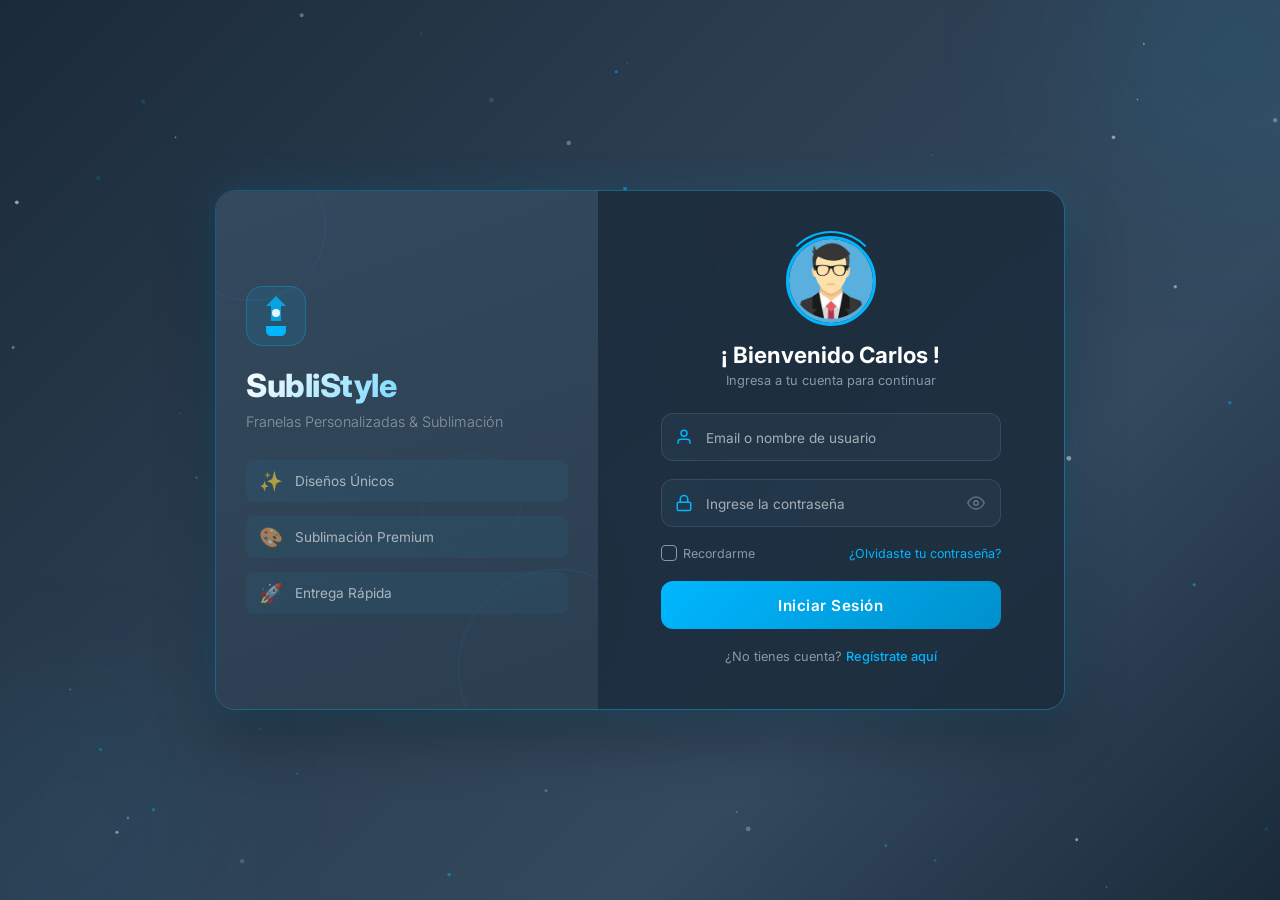
<file: index.html>
<!DOCTYPE html>
<html lang="es">

<head>
    <meta charset="UTF-8">
    <meta http-equiv="X-UA-Compatible" content="IE=edge">
    <meta name="viewport" content="width=device-width, initial-scale=1.0">
    <meta name="description"
        content="SubliStyle - Inicio de sesión para la tienda de franelas personalizadas y sublimación">
    <link rel="stylesheet" href="style.css">
    <link href="https://fonts.googleapis.com/css2?family=Inter:wght@300;400;500;600;700;800&display=swap"
        rel="stylesheet">
    <title>SubliStyle | Iniciar Sesión</title>
</head>

<body class="login-page">
    <!-- Animated background particles -->
    <canvas id="particles-canvas"></canvas>

    <!-- Floating glow orbs -->
    <div class="glow-orb glow-orb-1"></div>
    <div class="glow-orb glow-orb-2"></div>
    <div class="glow-orb glow-orb-3"></div>

    <div class="login-container">
        <!-- Left branding panel -->
        <div class="login-branding">
            <div class="brand-content">
                <div class="brand-logo">
                    <svg width="50" height="50" viewBox="0 0 50 50" fill="none">
                        <path d="M25 5L35 15H30V30H20V15H15L25 5Z" fill="#00b7ff" opacity="0.8" />
                        <path d="M15 35H35V40C35 42.76 32.76 45 30 45H20C17.24 45 15 42.76 15 40V35Z" fill="#00b7ff" />
                        <circle cx="25" cy="22" r="4" fill="#ffffff" opacity="0.9" />
                    </svg>
                </div>
                <h1 class="brand-name">SubliStyle</h1>
                <p class="brand-tagline">Franelas Personalizadas & Sublimación</p>
                <div class="brand-features">
                    <div class="feature-item">
                        <span class="feature-icon">✨</span>
                        <span>Diseños Únicos</span>
                    </div>
                    <div class="feature-item">
                        <span class="feature-icon">🎨</span>
                        <span>Sublimación Premium</span>
                    </div>
                    <div class="feature-item">
                        <span class="feature-icon">🚀</span>
                        <span>Entrega Rápida</span>
                    </div>
                </div>
            </div>
            <div class="brand-decoration">
                <div class="deco-circle deco-circle-1"></div>
                <div class="deco-circle deco-circle-2"></div>
                <div class="deco-circle deco-circle-3"></div>
            </div>
        </div>

        <!-- Right login form -->
        <div class="login-form-wrapper">
            <div class="form-body">
                <div class="avatar-container">
                    <img src="img/images.jfif" alt="User login" id="login-avatar">
                    <div class="avatar-ring"></div>
                </div>
                <p class="text">¡ Bienvenido Carlos !</p>
                <p class="text-sub">Ingresa a tu cuenta para continuar</p>
                <form class="login-form" id="loginForm">
                    <div class="input-group">
                        <div class="input-icon">
                            <svg width="18" height="18" viewBox="0 0 24 24" fill="none" stroke="#00b7ff"
                                stroke-width="2">
                                <path d="M20 21v-2a4 4 0 0 0-4-4H8a4 4 0 0 0-4 4v2" />
                                <circle cx="12" cy="7" r="4" />
                            </svg>
                        </div>
                        <input type="text" placeholder="Email o nombre de usuario" id="login-username" required>
                        <div class="input-line"></div>
                    </div>
                    <div class="input-group">
                        <div class="input-icon">
                            <svg width="18" height="18" viewBox="0 0 24 24" fill="none" stroke="#00b7ff"
                                stroke-width="2">
                                <rect x="3" y="11" width="18" height="11" rx="2" ry="2" />
                                <path d="M7 11V7a5 5 0 0 1 10 0v4" />
                            </svg>
                        </div>
                        <input type="password" placeholder="Ingrese la contraseña" id="login-password" required>
                        <div class="input-line"></div>
                        <button type="button" class="toggle-password" id="togglePassword"
                            aria-label="Mostrar contraseña">
                            <svg width="18" height="18" viewBox="0 0 24 24" fill="none" stroke="#8899a6"
                                stroke-width="2">
                                <path d="M1 12s4-8 11-8 11 8 11 8-4 8-11 8-11-8-11-8z" />
                                <circle cx="12" cy="12" r="3" />
                            </svg>
                        </button>
                    </div>
                    <div class="form-options">
                        <label class="remember-me">
                            <input type="checkbox" id="rememberMe">
                            <span class="checkmark"></span>
                            Recordarme
                        </label>
                        <a href="#" class="forgot-link">¿Olvidaste tu contraseña?</a>
                    </div>
                    <button type="submit" id="loginBtn">
                        <span class="btn-text">Iniciar Sesión</span>
                        <span class="btn-loader" style="display:none;">
                            <svg width="20" height="20" viewBox="0 0 24 24" class="spinner">
                                <circle cx="12" cy="12" r="10" fill="none" stroke="#fff" stroke-width="3"
                                    stroke-dasharray="31.4" stroke-linecap="round" />
                            </svg>
                        </span>
                    </button>
                </form>
                <div class="form-footer">
                    <p>¿No tienes cuenta? <a href="#" class="signup-link">Regístrate aquí</a></p>
                </div>
            </div>
        </div>
    </div>

    <script>
        // ===== Particle Background =====
        const canvas = document.getElementById('particles-canvas');
        const ctx = canvas.getContext('2d');
        let particles = [];

        function resizeCanvas() {
            canvas.width = window.innerWidth;
            canvas.height = window.innerHeight;
        }
        resizeCanvas();
        window.addEventListener('resize', resizeCanvas);

        class Particle {
            constructor() {
                this.reset();
            }
            reset() {
                this.x = Math.random() * canvas.width;
                this.y = Math.random() * canvas.height;
                this.size = Math.random() * 2 + 0.5;
                this.speedX = (Math.random() - 0.5) * 0.5;
                this.speedY = (Math.random() - 0.5) * 0.5;
                this.opacity = Math.random() * 0.5 + 0.1;
                this.color = Math.random() > 0.5 ? '#00b7ff' : '#ffffff';
            }
            update() {
                this.x += this.speedX;
                this.y += this.speedY;
                if (this.x < 0 || this.x > canvas.width || this.y < 0 || this.y > canvas.height) {
                    this.reset();
                }
            }
            draw() {
                ctx.beginPath();
                ctx.arc(this.x, this.y, this.size, 0, Math.PI * 2);
                ctx.fillStyle = this.color;
                ctx.globalAlpha = this.opacity;
                ctx.fill();
                ctx.globalAlpha = 1;
            }
        }

        for (let i = 0; i < 80; i++) {
            particles.push(new Particle());
        }

        function animateParticles() {
            ctx.clearRect(0, 0, canvas.width, canvas.height);
            particles.forEach(p => { p.update(); p.draw(); });

            // Draw connections
            for (let i = 0; i < particles.length; i++) {
                for (let j = i + 1; j < particles.length; j++) {
                    const dx = particles[i].x - particles[j].x;
                    const dy = particles[i].y - particles[j].y;
                    const dist = Math.sqrt(dx * dx + dy * dy);
                    if (dist < 120) {
                        ctx.beginPath();
                        ctx.moveTo(particles[i].x, particles[i].y);
                        ctx.lineTo(particles[j].x, particles[j].y);
                        ctx.strokeStyle = '#00b7ff';
                        ctx.globalAlpha = 0.05 * (1 - dist / 120);
                        ctx.stroke();
                        ctx.globalAlpha = 1;
                    }
                }
            }
            requestAnimationFrame(animateParticles);
        }
        animateParticles();

        // ===== Toggle Password =====
        document.getElementById('togglePassword').addEventListener('click', function () {
            const pw = document.getElementById('login-password');
            pw.type = pw.type === 'password' ? 'text' : 'password';
        });

        // ===== Login Handler =====
        document.getElementById('loginForm').addEventListener('submit', function (e) {
            e.preventDefault();
            const btn = document.getElementById('loginBtn');
            const btnText = btn.querySelector('.btn-text');
            const btnLoader = btn.querySelector('.btn-loader');

            btn.disabled = true;
            btnText.style.display = 'none';
            btnLoader.style.display = 'inline-flex';
            btn.classList.add('loading');

            setTimeout(() => {
                window.location.href = 'tienda.html';
            }, 1500);
        });

        // ===== Input focus animations =====
        document.querySelectorAll('.input-group input').forEach(input => {
            input.addEventListener('focus', function () {
                this.parentElement.classList.add('focused');
            });
            input.addEventListener('blur', function () {
                if (!this.value) this.parentElement.classList.remove('focused');
            });
        });
    </script>
</body>

</html>
</file>
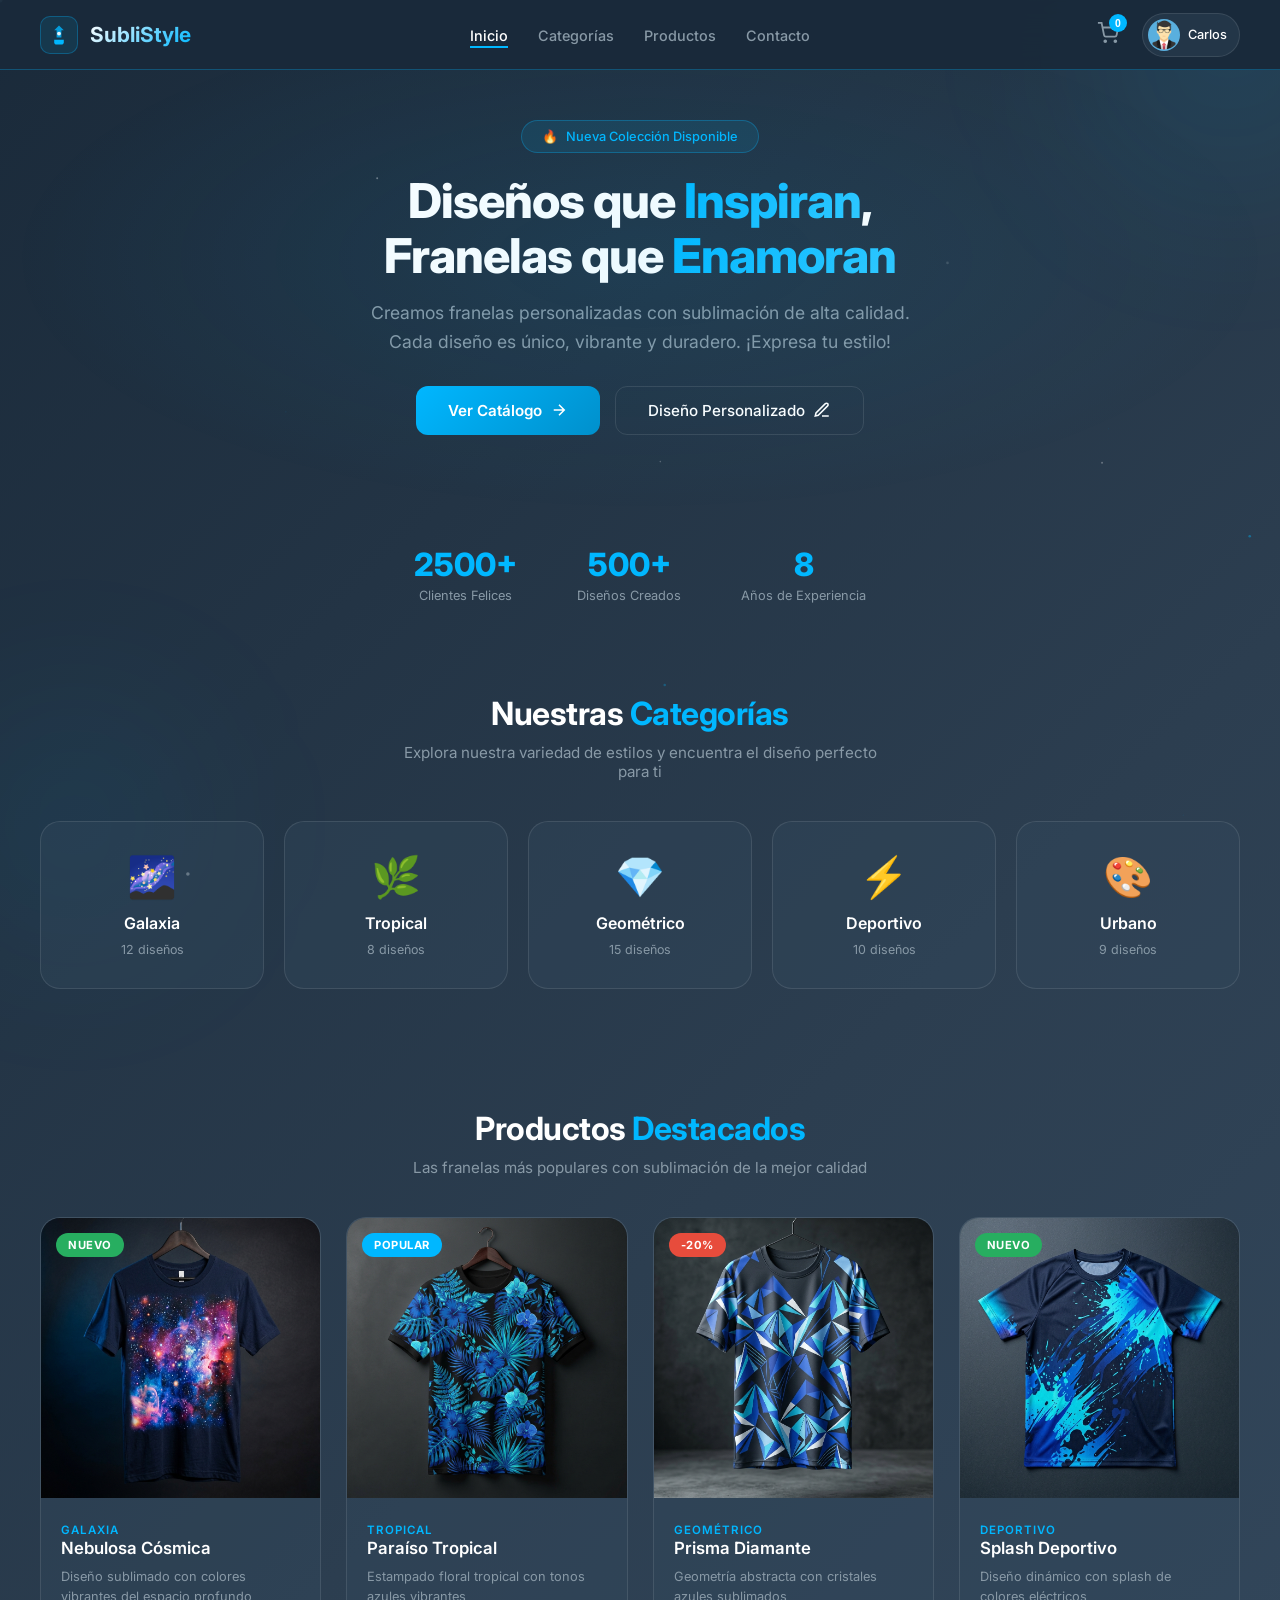
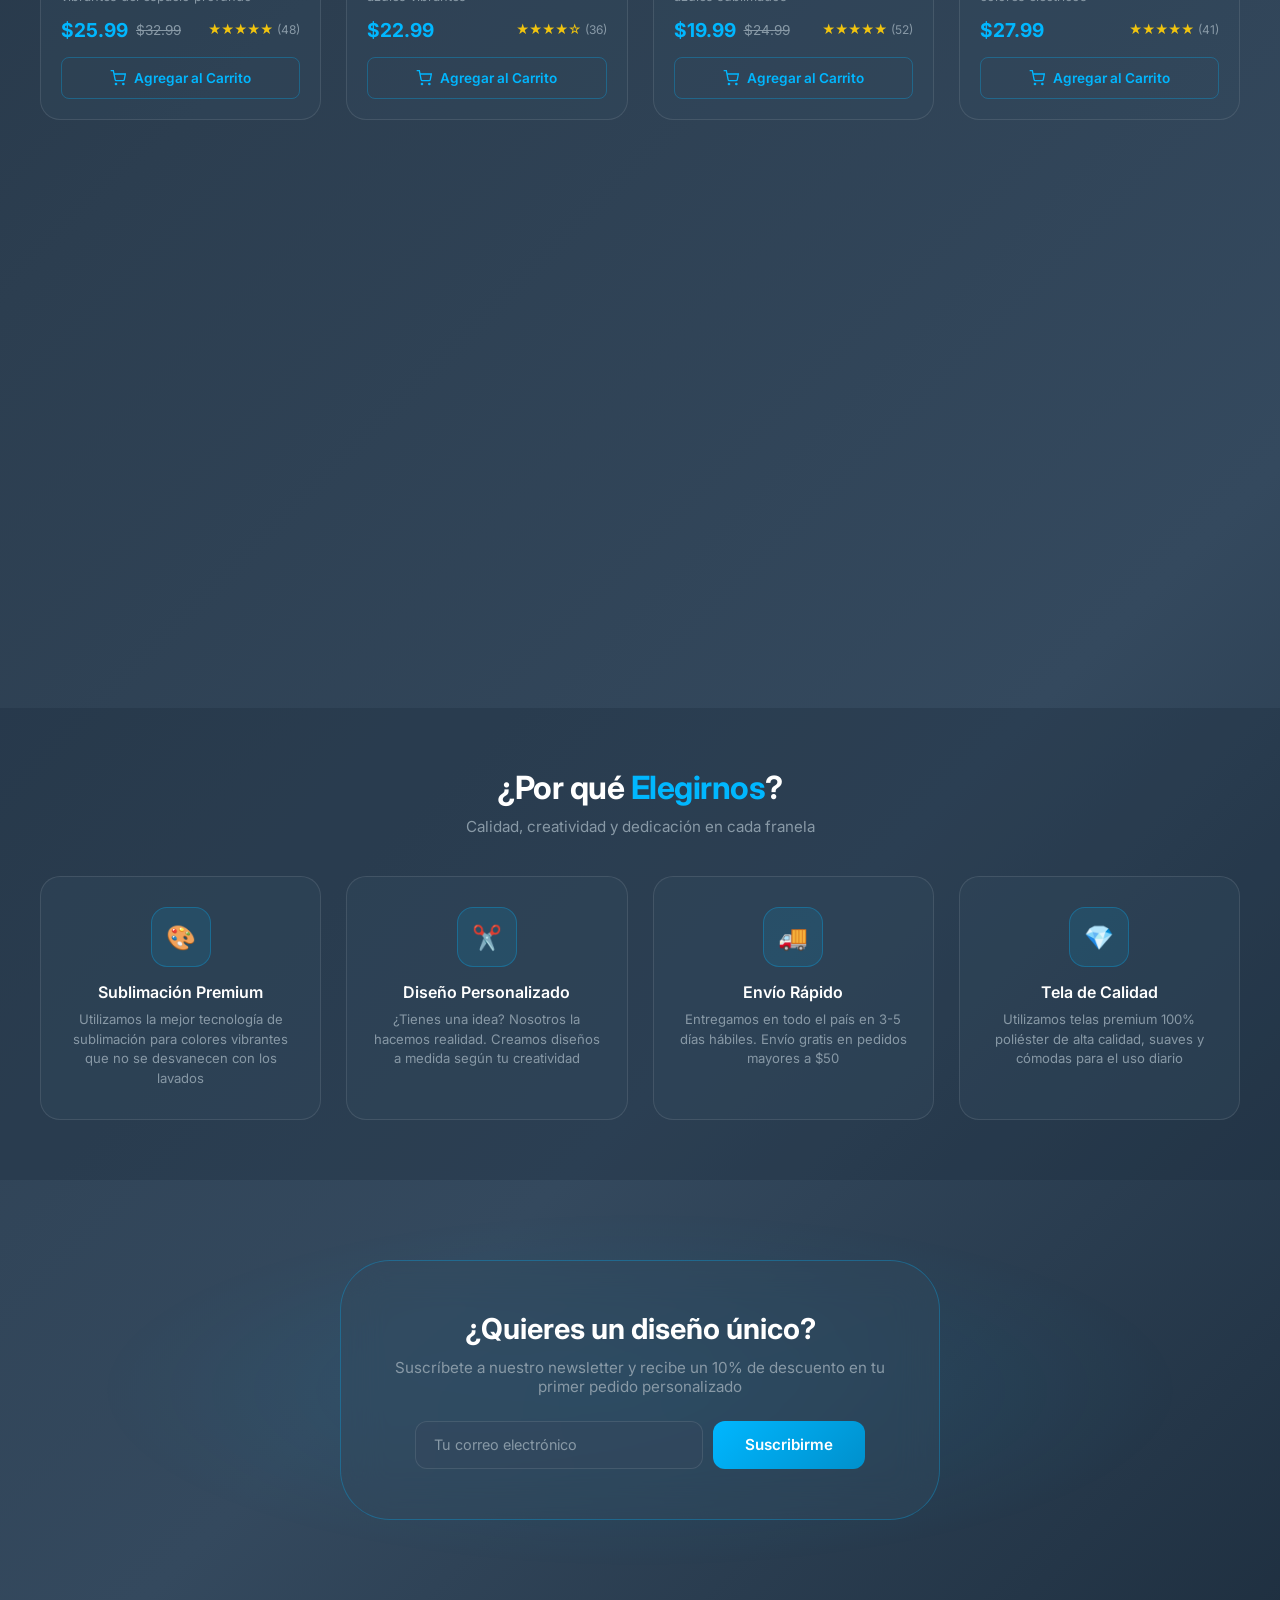
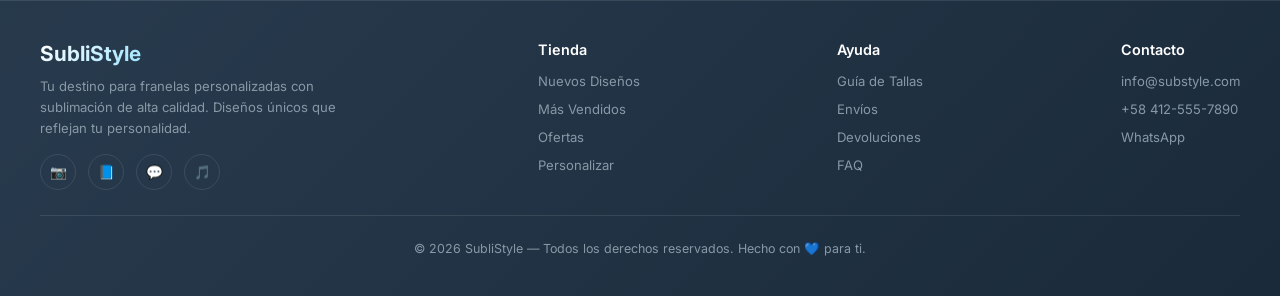
<file: tienda.html>
<!DOCTYPE html>
<html lang="es">

<head>
    <meta charset="UTF-8">
    <meta http-equiv="X-UA-Compatible" content="IE=edge">
    <meta name="viewport" content="width=device-width, initial-scale=1.0">
    <meta name="description"
        content="SubliStyle - Tienda de franelas personalizadas con sublimación. Diseños únicos, calidad premium.">
    <link rel="stylesheet" href="style.css">
    <link href="https://fonts.googleapis.com/css2?family=Inter:wght@300;400;500;600;700;800&display=swap"
        rel="stylesheet">
    <title>SubliStyle | Tienda de Franelas Personalizadas</title>
</head>

<body class="store-page">
    <!-- Animated background particles -->
    <canvas id="particles-canvas"></canvas>

    <!-- Floating glow orbs -->
    <div class="glow-orb glow-orb-1"></div>
    <div class="glow-orb glow-orb-2"></div>

    <!-- ===== NAVBAR ===== -->
    <nav class="navbar" id="navbar">
        <a href="#" class="nav-brand">
            <div class="nav-logo">
                <svg width="24" height="24" viewBox="0 0 50 50" fill="none">
                    <path d="M25 5L35 15H30V30H20V15H15L25 5Z" fill="#00b7ff" opacity="0.8" />
                    <path d="M15 35H35V40C35 42.76 32.76 45 30 45H20C17.24 45 15 42.76 15 40V35Z" fill="#00b7ff" />
                    <circle cx="25" cy="22" r="4" fill="#ffffff" opacity="0.9" />
                </svg>
            </div>
            <span class="nav-title">SubliStyle</span>
        </a>

        <ul class="nav-links" id="navLinks">
            <li><a href="#inicio" class="active">Inicio</a></li>
            <li><a href="#categorias">Categorías</a></li>
            <li><a href="#productos">Productos</a></li>
            <li><a href="#contacto">Contacto</a></li>
        </ul>

        <div class="nav-actions">
            <button class="nav-cart" id="cartBtn" aria-label="Carrito de compras">
                <svg width="22" height="22" viewBox="0 0 24 24" fill="none" stroke="currentColor" stroke-width="2">
                    <circle cx="9" cy="21" r="1" />
                    <circle cx="20" cy="21" r="1" />
                    <path d="M1 1h4l2.68 13.39a2 2 0 0 0 2 1.61h9.72a2 2 0 0 0 2-1.61L23 6H6" />
                </svg>
                <span class="cart-count" id="cartCount">0</span>
            </button>
            <div class="nav-user">
                <img src="img/images.jfif" alt="Carlos">
                <span class="nav-user-name">Carlos</span>
            </div>
            <button class="mobile-menu-btn" id="mobileMenuBtn" aria-label="Menu">
                <svg width="24" height="24" viewBox="0 0 24 24" fill="none" stroke="currentColor" stroke-width="2">
                    <line x1="3" y1="12" x2="21" y2="12" />
                    <line x1="3" y1="6" x2="21" y2="6" />
                    <line x1="3" y1="18" x2="21" y2="18" />
                </svg>
            </button>
        </div>
    </nav>

    <!-- ===== HERO ===== -->
    <section class="hero" id="inicio">
        <div class="hero-badge">
            <span>🔥</span> Nueva Colección Disponible
        </div>
        <h1>Diseños que <span class="accent">Inspiran</span>,<br>Franelas que <span class="accent">Enamoran</span></h1>
        <p>Creamos franelas personalizadas con sublimación de alta calidad. Cada diseño es único, vibrante y duradero.
            ¡Expresa tu estilo!</p>
        <div class="hero-buttons">
            <a href="#productos" class="btn-primary">
                Ver Catálogo
                <svg width="18" height="18" viewBox="0 0 24 24" fill="none" stroke="currentColor" stroke-width="2">
                    <path d="M5 12h14M12 5l7 7-7 7" />
                </svg>
            </a>
            <a href="#contacto" class="btn-secondary">
                Diseño Personalizado
                <svg width="18" height="18" viewBox="0 0 24 24" fill="none" stroke="currentColor" stroke-width="2">
                    <path d="M12 20h9M16.5 3.5a2.121 2.121 0 0 1 3 3L7 19l-4 1 1-4L16.5 3.5z" />
                </svg>
            </a>
        </div>
    </section>

    <!-- ===== STATS ===== -->
    <div class="stats-bar">
        <div class="stat-item">
            <span class="stat-number" id="stat1">0</span>
            <span class="stat-label">Clientes Felices</span>
        </div>
        <div class="stat-item">
            <span class="stat-number" id="stat2">0</span>
            <span class="stat-label">Diseños Creados</span>
        </div>
        <div class="stat-item">
            <span class="stat-number" id="stat3">0</span>
            <span class="stat-label">Años de Experiencia</span>
        </div>
    </div>

    <!-- ===== CATEGORIES ===== -->
    <section class="categories-section" id="categorias">
        <div class="section-header">
            <h2>Nuestras <span class="accent">Categorías</span></h2>
            <p>Explora nuestra variedad de estilos y encuentra el diseño perfecto para ti</p>
        </div>
        <div class="categories-grid">
            <div class="category-card" data-category="galaxia">
                <span class="category-icon">🌌</span>
                <h3 class="category-name">Galaxia</h3>
                <span class="category-count">12 diseños</span>
            </div>
            <div class="category-card" data-category="tropical">
                <span class="category-icon">🌿</span>
                <h3 class="category-name">Tropical</h3>
                <span class="category-count">8 diseños</span>
            </div>
            <div class="category-card" data-category="geometrico">
                <span class="category-icon">💎</span>
                <h3 class="category-name">Geométrico</h3>
                <span class="category-count">15 diseños</span>
            </div>
            <div class="category-card" data-category="deportivo">
                <span class="category-icon">⚡</span>
                <h3 class="category-name">Deportivo</h3>
                <span class="category-count">10 diseños</span>
            </div>
            <div class="category-card" data-category="urbano">
                <span class="category-icon">🎨</span>
                <h3 class="category-name">Urbano</h3>
                <span class="category-count">9 diseños</span>
            </div>
        </div>
    </section>

    <!-- ===== PRODUCTS ===== -->
    <section class="products-section" id="productos">
        <div class="section-header">
            <h2>Productos <span class="accent">Destacados</span></h2>
            <p>Las franelas más populares con sublimación de la mejor calidad</p>
        </div>
        <div class="products-grid" id="productsGrid">
            <!-- Product 1 -->
            <article class="product-card" data-product-id="1">
                <span class="product-badge new">Nuevo</span>
                <div class="product-image">
                    <img src="img/tshirt_galaxy.jpg" alt="Franela Galaxia Nebulosa" loading="lazy">
                    <div class="product-overlay">
                        <button class="overlay-btn" aria-label="Vista rápida" title="Vista rápida">
                            <svg width="18" height="18" viewBox="0 0 24 24" fill="none" stroke="currentColor"
                                stroke-width="2">
                                <path d="M1 12s4-8 11-8 11 8 11 8-4 8-11 8-11-8-11-8z" />
                                <circle cx="12" cy="12" r="3" />
                            </svg>
                        </button>
                        <button class="overlay-btn" aria-label="Favorito" title="Agregar a favoritos">
                            <svg width="18" height="18" viewBox="0 0 24 24" fill="none" stroke="currentColor"
                                stroke-width="2">
                                <path
                                    d="M20.84 4.61a5.5 5.5 0 0 0-7.78 0L12 5.67l-1.06-1.06a5.5 5.5 0 0 0-7.78 7.78l1.06 1.06L12 21.23l7.78-7.78 1.06-1.06a5.5 5.5 0 0 0 0-7.78z" />
                            </svg>
                        </button>
                    </div>
                </div>
                <div class="product-info">
                    <span class="product-category">Galaxia</span>
                    <h3 class="product-name">Nebulosa Cósmica</h3>
                    <p class="product-desc">Diseño sublimado con colores vibrantes del espacio profundo</p>
                    <div class="product-footer">
                        <div class="product-price">
                            <span class="price-current">$25.99</span>
                            <span class="price-old">$32.99</span>
                        </div>
                        <div class="product-rating">
                            ★★★★★ <span class="rating-count">(48)</span>
                        </div>
                    </div>
                    <button class="add-to-cart-btn"
                        onclick="addToCart(1, 'Nebulosa Cósmica', 25.99, 'img/tshirt_galaxy.jpg')">
                        <svg width="16" height="16" viewBox="0 0 24 24" fill="none" stroke="currentColor"
                            stroke-width="2">
                            <circle cx="9" cy="21" r="1" />
                            <circle cx="20" cy="21" r="1" />
                            <path d="M1 1h4l2.68 13.39a2 2 0 0 0 2 1.61h9.72a2 2 0 0 0 2-1.61L23 6H6" />
                        </svg>
                        Agregar al Carrito
                    </button>
                </div>
            </article>

            <!-- Product 2 -->
            <article class="product-card" data-product-id="2">
                <span class="product-badge">Popular</span>
                <div class="product-image">
                    <img src="img/tshirt_floral.jpg" alt="Franela Tropical Azul" loading="lazy">
                    <div class="product-overlay">
                        <button class="overlay-btn" aria-label="Vista rápida" title="Vista rápida">
                            <svg width="18" height="18" viewBox="0 0 24 24" fill="none" stroke="currentColor"
                                stroke-width="2">
                                <path d="M1 12s4-8 11-8 11 8 11 8-4 8-11 8-11-8-11-8z" />
                                <circle cx="12" cy="12" r="3" />
                            </svg>
                        </button>
                        <button class="overlay-btn" aria-label="Favorito" title="Agregar a favoritos">
                            <svg width="18" height="18" viewBox="0 0 24 24" fill="none" stroke="currentColor"
                                stroke-width="2">
                                <path
                                    d="M20.84 4.61a5.5 5.5 0 0 0-7.78 0L12 5.67l-1.06-1.06a5.5 5.5 0 0 0-7.78 7.78l1.06 1.06L12 21.23l7.78-7.78 1.06-1.06a5.5 5.5 0 0 0 0-7.78z" />
                            </svg>
                        </button>
                    </div>
                </div>
                <div class="product-info">
                    <span class="product-category">Tropical</span>
                    <h3 class="product-name">Paraíso Tropical</h3>
                    <p class="product-desc">Estampado floral tropical con tonos azules vibrantes</p>
                    <div class="product-footer">
                        <div class="product-price">
                            <span class="price-current">$22.99</span>
                        </div>
                        <div class="product-rating">
                            ★★★★☆ <span class="rating-count">(36)</span>
                        </div>
                    </div>
                    <button class="add-to-cart-btn"
                        onclick="addToCart(2, 'Paraíso Tropical', 22.99, 'img/tshirt_floral.jpg')">
                        <svg width="16" height="16" viewBox="0 0 24 24" fill="none" stroke="currentColor"
                            stroke-width="2">
                            <circle cx="9" cy="21" r="1" />
                            <circle cx="20" cy="21" r="1" />
                            <path d="M1 1h4l2.68 13.39a2 2 0 0 0 2 1.61h9.72a2 2 0 0 0 2-1.61L23 6H6" />
                        </svg>
                        Agregar al Carrito
                    </button>
                </div>
            </article>

            <!-- Product 3 -->
            <article class="product-card" data-product-id="3">
                <span class="product-badge sale">-20%</span>
                <div class="product-image">
                    <img src="img/tshirt_geometric.jpg" alt="Franela Geométrica" loading="lazy">
                    <div class="product-overlay">
                        <button class="overlay-btn" aria-label="Vista rápida" title="Vista rápida">
                            <svg width="18" height="18" viewBox="0 0 24 24" fill="none" stroke="currentColor"
                                stroke-width="2">
                                <path d="M1 12s4-8 11-8 11 8 11 8-4 8-11 8-11-8-11-8z" />
                                <circle cx="12" cy="12" r="3" />
                            </svg>
                        </button>
                        <button class="overlay-btn" aria-label="Favorito" title="Agregar a favoritos">
                            <svg width="18" height="18" viewBox="0 0 24 24" fill="none" stroke="currentColor"
                                stroke-width="2">
                                <path
                                    d="M20.84 4.61a5.5 5.5 0 0 0-7.78 0L12 5.67l-1.06-1.06a5.5 5.5 0 0 0-7.78 7.78l1.06 1.06L12 21.23l7.78-7.78 1.06-1.06a5.5 5.5 0 0 0 0-7.78z" />
                            </svg>
                        </button>
                    </div>
                </div>
                <div class="product-info">
                    <span class="product-category">Geométrico</span>
                    <h3 class="product-name">Prisma Diamante</h3>
                    <p class="product-desc">Geometría abstracta con cristales azules sublimados</p>
                    <div class="product-footer">
                        <div class="product-price">
                            <span class="price-current">$19.99</span>
                            <span class="price-old">$24.99</span>
                        </div>
                        <div class="product-rating">
                            ★★★★★ <span class="rating-count">(52)</span>
                        </div>
                    </div>
                    <button class="add-to-cart-btn"
                        onclick="addToCart(3, 'Prisma Diamante', 19.99, 'img/tshirt_geometric.jpg')">
                        <svg width="16" height="16" viewBox="0 0 24 24" fill="none" stroke="currentColor"
                            stroke-width="2">
                            <circle cx="9" cy="21" r="1" />
                            <circle cx="20" cy="21" r="1" />
                            <path d="M1 1h4l2.68 13.39a2 2 0 0 0 2 1.61h9.72a2 2 0 0 0 2-1.61L23 6H6" />
                        </svg>
                        Agregar al Carrito
                    </button>
                </div>
            </article>

            <!-- Product 4 -->
            <article class="product-card" data-product-id="4">
                <span class="product-badge new">Nuevo</span>
                <div class="product-image">
                    <img src="img/tshirt_sport.jpg" alt="Franela Deportiva" loading="lazy">
                    <div class="product-overlay">
                        <button class="overlay-btn" aria-label="Vista rápida" title="Vista rápida">
                            <svg width="18" height="18" viewBox="0 0 24 24" fill="none" stroke="currentColor"
                                stroke-width="2">
                                <path d="M1 12s4-8 11-8 11 8 11 8-4 8-11 8-11-8-11-8z" />
                                <circle cx="12" cy="12" r="3" />
                            </svg>
                        </button>
                        <button class="overlay-btn" aria-label="Favorito" title="Agregar a favoritos">
                            <svg width="18" height="18" viewBox="0 0 24 24" fill="none" stroke="currentColor"
                                stroke-width="2">
                                <path
                                    d="M20.84 4.61a5.5 5.5 0 0 0-7.78 0L12 5.67l-1.06-1.06a5.5 5.5 0 0 0-7.78 7.78l1.06 1.06L12 21.23l7.78-7.78 1.06-1.06a5.5 5.5 0 0 0 0-7.78z" />
                            </svg>
                        </button>
                    </div>
                </div>
                <div class="product-info">
                    <span class="product-category">Deportivo</span>
                    <h3 class="product-name">Splash Deportivo</h3>
                    <p class="product-desc">Diseño dinámico con splash de colores eléctricos</p>
                    <div class="product-footer">
                        <div class="product-price">
                            <span class="price-current">$27.99</span>
                        </div>
                        <div class="product-rating">
                            ★★★★★ <span class="rating-count">(41)</span>
                        </div>
                    </div>
                    <button class="add-to-cart-btn"
                        onclick="addToCart(4, 'Splash Deportivo', 27.99, 'img/tshirt_sport.jpg')">
                        <svg width="16" height="16" viewBox="0 0 24 24" fill="none" stroke="currentColor"
                            stroke-width="2">
                            <circle cx="9" cy="21" r="1" />
                            <circle cx="20" cy="21" r="1" />
                            <path d="M1 1h4l2.68 13.39a2 2 0 0 0 2 1.61h9.72a2 2 0 0 0 2-1.61L23 6H6" />
                        </svg>
                        Agregar al Carrito
                    </button>
                </div>
            </article>

            <!-- Product 5 -->
            <article class="product-card" data-product-id="5">
                <span class="product-badge">Popular</span>
                <div class="product-image">
                    <img src="img/tshirt_urban.jpg" alt="Franela Urbana Graffiti" loading="lazy">
                    <div class="product-overlay">
                        <button class="overlay-btn" aria-label="Vista rápida" title="Vista rápida">
                            <svg width="18" height="18" viewBox="0 0 24 24" fill="none" stroke="currentColor"
                                stroke-width="2">
                                <path d="M1 12s4-8 11-8 11 8 11 8-4 8-11 8-11-8-11-8z" />
                                <circle cx="12" cy="12" r="3" />
                            </svg>
                        </button>
                        <button class="overlay-btn" aria-label="Favorito" title="Agregar a favoritos">
                            <svg width="18" height="18" viewBox="0 0 24 24" fill="none" stroke="currentColor"
                                stroke-width="2">
                                <path
                                    d="M20.84 4.61a5.5 5.5 0 0 0-7.78 0L12 5.67l-1.06-1.06a5.5 5.5 0 0 0-7.78 7.78l1.06 1.06L12 21.23l7.78-7.78 1.06-1.06a5.5 5.5 0 0 0 0-7.78z" />
                            </svg>
                        </button>
                    </div>
                </div>
                <div class="product-info">
                    <span class="product-category">Urbano</span>
                    <h3 class="product-name">Street Art Azul</h3>
                    <p class="product-desc">Arte callejero con graffiti en tonos azules intensos</p>
                    <div class="product-footer">
                        <div class="product-price">
                            <span class="price-current">$24.99</span>
                            <span class="price-old">$29.99</span>
                        </div>
                        <div class="product-rating">
                            ★★★★☆ <span class="rating-count">(33)</span>
                        </div>
                    </div>
                    <button class="add-to-cart-btn"
                        onclick="addToCart(5, 'Street Art Azul', 24.99, 'img/tshirt_urban.jpg')">
                        <svg width="16" height="16" viewBox="0 0 24 24" fill="none" stroke="currentColor"
                            stroke-width="2">
                            <circle cx="9" cy="21" r="1" />
                            <circle cx="20" cy="21" r="1" />
                            <path d="M1 1h4l2.68 13.39a2 2 0 0 0 2 1.61h9.72a2 2 0 0 0 2-1.61L23 6H6" />
                        </svg>
                        Agregar al Carrito
                    </button>
                </div>
            </article>

            <!-- Product 6 -->
            <article class="product-card" data-product-id="6">
                <span class="product-badge sale">-15%</span>
                <div class="product-image">
                    <img src="img/tshirt_nature.jpg" alt="Franela Aurora Boreal" loading="lazy">
                    <div class="product-overlay">
                        <button class="overlay-btn" aria-label="Vista rápida" title="Vista rápida">
                            <svg width="18" height="18" viewBox="0 0 24 24" fill="none" stroke="currentColor"
                                stroke-width="2">
                                <path d="M1 12s4-8 11-8 11 8 11 8-4 8-11 8-11-8-11-8z" />
                                <circle cx="12" cy="12" r="3" />
                            </svg>
                        </button>
                        <button class="overlay-btn" aria-label="Favorito" title="Agregar a favoritos">
                            <svg width="18" height="18" viewBox="0 0 24 24" fill="none" stroke="currentColor"
                                stroke-width="2">
                                <path
                                    d="M20.84 4.61a5.5 5.5 0 0 0-7.78 0L12 5.67l-1.06-1.06a5.5 5.5 0 0 0-7.78 7.78l1.06 1.06L12 21.23l7.78-7.78 1.06-1.06a5.5 5.5 0 0 0 0-7.78z" />
                            </svg>
                        </button>
                    </div>
                </div>
                <div class="product-info">
                    <span class="product-category">Naturaleza</span>
                    <h3 class="product-name">Aurora Boreal</h3>
                    <p class="product-desc">Paisaje mágico con montañas y aurora boreal sublimada</p>
                    <div class="product-footer">
                        <div class="product-price">
                            <span class="price-current">$21.99</span>
                            <span class="price-old">$25.99</span>
                        </div>
                        <div class="product-rating">
                            ★★★★★ <span class="rating-count">(57)</span>
                        </div>
                    </div>
                    <button class="add-to-cart-btn"
                        onclick="addToCart(6, 'Aurora Boreal', 21.99, 'img/tshirt_nature.jpg')">
                        <svg width="16" height="16" viewBox="0 0 24 24" fill="none" stroke="currentColor"
                            stroke-width="2">
                            <circle cx="9" cy="21" r="1" />
                            <circle cx="20" cy="21" r="1" />
                            <path d="M1 1h4l2.68 13.39a2 2 0 0 0 2 1.61h9.72a2 2 0 0 0 2-1.61L23 6H6" />
                        </svg>
                        Agregar al Carrito
                    </button>
                </div>
            </article>
        </div>
    </section>

    <!-- ===== FEATURES ===== -->
    <section class="features-section">
        <div class="section-header">
            <h2>¿Por qué <span class="accent">Elegirnos</span>?</h2>
            <p>Calidad, creatividad y dedicación en cada franela</p>
        </div>
        <div class="features-grid">
            <div class="feature-card">
                <div class="feature-card-icon">🎨</div>
                <h3>Sublimación Premium</h3>
                <p>Utilizamos la mejor tecnología de sublimación para colores vibrantes que no se desvanecen con los
                    lavados</p>
            </div>
            <div class="feature-card">
                <div class="feature-card-icon">✂️</div>
                <h3>Diseño Personalizado</h3>
                <p>¿Tienes una idea? Nosotros la hacemos realidad. Creamos diseños a medida según tu creatividad</p>
            </div>
            <div class="feature-card">
                <div class="feature-card-icon">🚚</div>
                <h3>Envío Rápido</h3>
                <p>Entregamos en todo el país en 3-5 días hábiles. Envío gratis en pedidos mayores a $50</p>
            </div>
            <div class="feature-card">
                <div class="feature-card-icon">💎</div>
                <h3>Tela de Calidad</h3>
                <p>Utilizamos telas premium 100% poliéster de alta calidad, suaves y cómodas para el uso diario</p>
            </div>
        </div>
    </section>

    <!-- ===== CTA ===== -->
    <section class="cta-section" id="contacto">
        <div class="cta-box">
            <h2>¿Quieres un diseño <span class="accent">único</span>?</h2>
            <p>Suscríbete a nuestro newsletter y recibe un 10% de descuento en tu primer pedido personalizado</p>
            <div class="cta-input-group">
                <input type="email" placeholder="Tu correo electrónico" id="newsletterEmail">
                <button class="btn-primary" onclick="subscribeNewsletter()">Suscribirme</button>
            </div>
        </div>
    </section>

    <!-- ===== FOOTER ===== -->
    <footer class="footer">
        <div class="footer-content">
            <div class="footer-brand">
                <h3>SubliStyle</h3>
                <p>Tu destino para franelas personalizadas con sublimación de alta calidad. Diseños únicos que reflejan
                    tu personalidad.</p>
                <div class="footer-socials">
                    <a href="#" class="social-icon" aria-label="Instagram">📷</a>
                    <a href="#" class="social-icon" aria-label="Facebook">📘</a>
                    <a href="#" class="social-icon" aria-label="WhatsApp">💬</a>
                    <a href="#" class="social-icon" aria-label="TikTok">🎵</a>
                </div>
            </div>
            <div class="footer-links">
                <h4>Tienda</h4>
                <ul>
                    <li><a href="#">Nuevos Diseños</a></li>
                    <li><a href="#">Más Vendidos</a></li>
                    <li><a href="#">Ofertas</a></li>
                    <li><a href="#">Personalizar</a></li>
                </ul>
            </div>
            <div class="footer-links">
                <h4>Ayuda</h4>
                <ul>
                    <li><a href="#">Guía de Tallas</a></li>
                    <li><a href="#">Envíos</a></li>
                    <li><a href="#">Devoluciones</a></li>
                    <li><a href="#">FAQ</a></li>
                </ul>
            </div>
            <div class="footer-links">
                <h4>Contacto</h4>
                <ul>
                    <li><a href="#">info@substyle.com</a></li>
                    <li><a href="#">+58 412-555-7890</a></li>
                    <li><a href="#">WhatsApp</a></li>
                </ul>
            </div>
        </div>
        <div class="footer-bottom">
            <p>© 2026 SubliStyle — Todos los derechos reservados. Hecho con 💙 para ti.</p>
        </div>
    </footer>

    <!-- ===== CART SIDEBAR ===== -->
    <div class="cart-overlay" id="cartOverlay"></div>
    <div class="cart-sidebar" id="cartSidebar">
        <div class="cart-header">
            <h3>🛒 Mi Carrito</h3>
            <button class="cart-close" id="cartClose">✕</button>
        </div>
        <div class="cart-items" id="cartItems">
            <div class="cart-empty" id="cartEmpty">
                <span class="cart-empty-icon">🛒</span>
                <p>Tu carrito está vacío</p>
                <p style="font-size: 0.78rem; margin-top: 5px;">¡Agrega algunas franelas increíbles!</p>
            </div>
        </div>
        <div class="cart-footer">
            <div class="cart-total">
                <span class="cart-total-label">Total:</span>
                <span class="cart-total-price" id="cartTotal">$0.00</span>
            </div>
            <button class="checkout-btn" onclick="checkout()">Proceder al Pago</button>
        </div>
    </div>

    <!-- ===== TOAST ===== -->
    <div class="toast" id="toast">
        <span class="toast-icon">✅</span>
        <span id="toastMessage">Producto agregado al carrito</span>
    </div>

    <script>
        // ===== Particle Background =====
        const canvas = document.getElementById('particles-canvas');
        const ctx = canvas.getContext('2d');
        let particles = [];

        function resizeCanvas() {
            canvas.width = window.innerWidth;
            canvas.height = window.innerHeight;
        }
        resizeCanvas();
        window.addEventListener('resize', resizeCanvas);

        class Particle {
            constructor() { this.reset(); }
            reset() {
                this.x = Math.random() * canvas.width;
                this.y = Math.random() * canvas.height;
                this.size = Math.random() * 1.5 + 0.3;
                this.speedX = (Math.random() - 0.5) * 0.3;
                this.speedY = (Math.random() - 0.5) * 0.3;
                this.opacity = Math.random() * 0.4 + 0.1;
                this.color = Math.random() > 0.6 ? '#00b7ff' : '#ffffff';
            }
            update() {
                this.x += this.speedX;
                this.y += this.speedY;
                if (this.x < 0 || this.x > canvas.width || this.y < 0 || this.y > canvas.height) this.reset();
            }
            draw() {
                ctx.beginPath();
                ctx.arc(this.x, this.y, this.size, 0, Math.PI * 2);
                ctx.fillStyle = this.color;
                ctx.globalAlpha = this.opacity;
                ctx.fill();
                ctx.globalAlpha = 1;
            }
        }

        for (let i = 0; i < 60; i++) particles.push(new Particle());

        function animateParticles() {
            ctx.clearRect(0, 0, canvas.width, canvas.height);
            particles.forEach(p => { p.update(); p.draw(); });
            requestAnimationFrame(animateParticles);
        }
        animateParticles();

        // ===== Navbar Scroll =====
        window.addEventListener('scroll', () => {
            document.getElementById('navbar').classList.toggle('scrolled', window.scrollY > 50);
        });

        // ===== Smooth Scroll =====
        document.querySelectorAll('a[href^="#"]').forEach(anchor => {
            anchor.addEventListener('click', function (e) {
                e.preventDefault();
                const target = document.querySelector(this.getAttribute('href'));
                if (target) {
                    target.scrollIntoView({ behavior: 'smooth', block: 'start' });
                }
            });
        });

        // ===== Stats Counter Animation =====
        function animateCounter(id, target, suffix = '') {
            const el = document.getElementById(id);
            let current = 0;
            const increment = target / 60;
            const timer = setInterval(() => {
                current += increment;
                if (current >= target) {
                    current = target;
                    clearInterval(timer);
                }
                el.textContent = Math.floor(current) + suffix;
            }, 25);
        }

        const statsObserver = new IntersectionObserver((entries) => {
            entries.forEach(entry => {
                if (entry.isIntersecting) {
                    animateCounter('stat1', 2500, '+');
                    animateCounter('stat2', 500, '+');
                    animateCounter('stat3', 8, '');
                    statsObserver.disconnect();
                }
            });
        }, { threshold: 0.5 });
        statsObserver.observe(document.querySelector('.stats-bar'));

        // ===== Intersection Observer for Cards =====
        const cardObserver = new IntersectionObserver((entries) => {
            entries.forEach(entry => {
                if (entry.isIntersecting) {
                    entry.target.style.opacity = '1';
                    entry.target.style.transform = 'translateY(0)';
                }
            });
        }, { threshold: 0.1 });

        document.querySelectorAll('.product-card, .category-card, .feature-card').forEach(card => {
            card.style.opacity = '0';
            card.style.transform = 'translateY(30px)';
            card.style.transition = 'opacity 0.6s ease, transform 0.6s ease';
            cardObserver.observe(card);
        });

        // ===== Cart Functionality =====
        let cart = [];

        function addToCart(id, name, price, image) {
            const existingItem = cart.find(item => item.id === id);
            if (existingItem) {
                existingItem.qty++;
            } else {
                cart.push({ id, name, price, image, qty: 1 });
            }
            updateCart();
            showToast(`"${name}" agregado al carrito`);
        }

        function removeFromCart(id) {
            cart = cart.filter(item => item.id !== id);
            updateCart();
        }

        function updateQty(id, delta) {
            const item = cart.find(item => item.id === id);
            if (item) {
                item.qty += delta;
                if (item.qty <= 0) {
                    removeFromCart(id);
                    return;
                }
            }
            updateCart();
        }

        function updateCart() {
            const countEl = document.getElementById('cartCount');
            const itemsEl = document.getElementById('cartItems');
            const totalEl = document.getElementById('cartTotal');
            const emptyEl = document.getElementById('cartEmpty');

            const totalItems = cart.reduce((sum, item) => sum + item.qty, 0);
            const totalPrice = cart.reduce((sum, item) => sum + (item.price * item.qty), 0);

            countEl.textContent = totalItems;

            if (cart.length === 0) {
                itemsEl.innerHTML = `
                    <div class="cart-empty">
                        <span class="cart-empty-icon">🛒</span>
                        <p>Tu carrito está vacío</p>
                        <p style="font-size: 0.78rem; margin-top: 5px;">¡Agrega algunas franelas increíbles!</p>
                    </div>`;
            } else {
                itemsEl.innerHTML = cart.map(item => `
                    <div class="cart-item">
                        <img src="${item.image}" alt="${item.name}">
                        <div class="cart-item-info">
                            <div class="cart-item-name">${item.name}</div>
                            <div class="cart-item-price">$${(item.price * item.qty).toFixed(2)}</div>
                            <div class="cart-item-qty">
                                <button class="qty-btn" onclick="updateQty(${item.id}, -1)">−</button>
                                <span class="qty-value">${item.qty}</span>
                                <button class="qty-btn" onclick="updateQty(${item.id}, 1)">+</button>
                            </div>
                        </div>
                        <button class="cart-item-remove" onclick="removeFromCart(${item.id})">✕</button>
                    </div>
                `).join('');
            }

            totalEl.textContent = `$${totalPrice.toFixed(2)}`;
        }

        // Cart Sidebar Toggle
        document.getElementById('cartBtn').addEventListener('click', () => {
            document.getElementById('cartSidebar').classList.add('active');
            document.getElementById('cartOverlay').classList.add('active');
        });

        function closeCart() {
            document.getElementById('cartSidebar').classList.remove('active');
            document.getElementById('cartOverlay').classList.remove('active');
        }

        document.getElementById('cartClose').addEventListener('click', closeCart);
        document.getElementById('cartOverlay').addEventListener('click', closeCart);

        // ===== Toast Notification =====
        function showToast(message) {
            const toast = document.getElementById('toast');
            document.getElementById('toastMessage').textContent = message;
            toast.classList.add('show');
            setTimeout(() => toast.classList.remove('show'), 3000);
        }

        // ===== Newsletter =====
        function subscribeNewsletter() {
            const email = document.getElementById('newsletterEmail').value;
            if (email && email.includes('@')) {
                showToast('¡Gracias por suscribirte! 🎉');
                document.getElementById('newsletterEmail').value = '';
            } else {
                showToast('Por favor ingresa un email válido');
            }
        }

        // ===== Checkout =====
        function checkout() {
            if (cart.length === 0) {
                showToast('Tu carrito está vacío');
                return;
            }
            const total = cart.reduce((sum, item) => sum + (item.price * item.qty), 0);
            showToast(`¡Pedido de $${total.toFixed(2)} procesado! 🎉`);
            cart = [];
            updateCart();
            closeCart();
        }

        // ===== Category filter animation =====
        document.querySelectorAll('.category-card').forEach(card => {
            card.addEventListener('click', function () {
                const category = this.dataset.category;
                showToast(`Categoría: ${this.querySelector('.category-name').textContent}`);

                document.querySelectorAll('.category-card').forEach(c => c.style.borderColor = 'var(--border-light)');
                this.style.borderColor = 'var(--accent)';

                // Scroll to products
                document.getElementById('productos').scrollIntoView({ behavior: 'smooth' });
            });
        });
    </script>
</body>

</html>
</file>
<file: style.css>
/* ========================================
   SubliStyle - Design System
   Colors: #34495e, #2c3e50, #00b7ff
   ======================================== */

@import url('https://fonts.googleapis.com/css2?family=Inter:wght@300;400;500;600;700;800&display=swap');

/* ===== CSS Variables ===== */
:root {
    --primary: #34495e;
    --primary-dark: #2c3e50;
    --accent: #00b7ff;
    --accent-glow: rgba(0, 183, 255, 0.3);
    --accent-soft: rgba(0, 183, 255, 0.1);
    --text-white: #ffffff;
    --text-muted: #8899a6;
    --text-dim: rgba(255, 255, 255, 0.596);
    --bg-card: rgba(44, 62, 80, 0.6);
    --bg-glass: rgba(52, 73, 94, 0.4);
    --border-light: rgba(255, 255, 255, 0.1);
    --border-accent: rgba(0, 183, 255, 0.3);
    --shadow-blue: 0 0 40px rgba(0, 183, 255, 0.15);
    --shadow-deep: 0 25px 60px rgba(0, 0, 0, 0.3);
    --radius-sm: 8px;
    --radius-md: 12px;
    --radius-lg: 20px;
    --radius-xl: 50px;
    --transition-fast: 0.3s cubic-bezier(0.4, 0, 0.2, 1);
    --transition-smooth: 0.5s cubic-bezier(0.4, 0, 0.2, 1);
}

/* ===== Reset & Base ===== */
*,
*::before,
*::after {
    margin: 0;
    padding: 0;
    box-sizing: border-box;
}

html {
    scroll-behavior: smooth;
}

body {
    font-family: 'Inter', Arial, Helvetica, sans-serif;
    background: linear-gradient(135deg, #1a2a3a 0%, #2c3e50 40%, #34495e 70%, #1a2a3a 100%);
    color: var(--text-white);
    min-height: 100vh;
    overflow-x: hidden;
    -webkit-font-smoothing: antialiased;
}

/* ===== Scrollbar ===== */
::-webkit-scrollbar {
    width: 8px;
}

::-webkit-scrollbar-track {
    background: var(--primary-dark);
}

::-webkit-scrollbar-thumb {
    background: var(--accent);
    border-radius: 4px;
}

::-webkit-scrollbar-thumb:hover {
    background: #009dd9;
}

/* ===== Particles Canvas ===== */
#particles-canvas {
    position: fixed;
    top: 0;
    left: 0;
    width: 100%;
    height: 100%;
    z-index: 0;
    pointer-events: none;
}

/* ===== Glow Orbs ===== */
.glow-orb {
    position: fixed;
    border-radius: 50%;
    filter: blur(80px);
    z-index: 0;
    pointer-events: none;
}

.glow-orb-1 {
    width: 300px;
    height: 300px;
    background: rgba(0, 183, 255, 0.08);
    top: -100px;
    right: -100px;
    animation: orbFloat 8s ease-in-out infinite;
}

.glow-orb-2 {
    width: 250px;
    height: 250px;
    background: rgba(0, 183, 255, 0.06);
    bottom: -50px;
    left: -50px;
    animation: orbFloat 10s ease-in-out infinite reverse;
}

.glow-orb-3 {
    width: 200px;
    height: 200px;
    background: rgba(0, 183, 255, 0.05);
    top: 50%;
    left: 50%;
    transform: translate(-50%, -50%);
    animation: orbPulse 6s ease-in-out infinite;
}

@keyframes orbFloat {

    0%,
    100% {
        transform: translate(0, 0);
    }

    50% {
        transform: translate(30px, 20px);
    }
}

@keyframes orbPulse {

    0%,
    100% {
        transform: translate(-50%, -50%) scale(1);
        opacity: 0.5;
    }

    50% {
        transform: translate(-50%, -50%) scale(1.3);
        opacity: 1;
    }
}

/* =============================================
   LOGIN PAGE
   ============================================= */
.login-page {
    display: flex;
    align-items: center;
    justify-content: center;
    min-height: 100vh;
    padding: 20px;
}

.login-container {
    display: flex;
    width: 850px;
    max-width: 95vw;
    min-height: 520px;
    border-radius: var(--radius-lg);
    overflow: hidden;
    backdrop-filter: blur(20px);
    -webkit-backdrop-filter: blur(20px);
    border: 1px solid var(--border-accent);
    box-shadow: var(--shadow-blue), var(--shadow-deep);
    position: relative;
    z-index: 1;
    animation: containerFadeIn 0.8s ease-out;
}

@keyframes containerFadeIn {
    from {
        opacity: 0;
        transform: translateY(30px) scale(0.97);
    }

    to {
        opacity: 1;
        transform: translateY(0) scale(1);
    }
}

/* -- Branding Panel -- */
.login-branding {
    width: 45%;
    background: linear-gradient(160deg, var(--primary) 0%, var(--primary-dark) 100%);
    padding: 40px 30px;
    display: flex;
    flex-direction: column;
    justify-content: center;
    position: relative;
    overflow: hidden;
}

.brand-content {
    position: relative;
    z-index: 2;
}

.brand-logo {
    width: 60px;
    height: 60px;
    background: var(--accent-soft);
    border-radius: 16px;
    display: flex;
    align-items: center;
    justify-content: center;
    margin-bottom: 20px;
    border: 1px solid var(--border-accent);
    animation: logoPulse 3s ease-in-out infinite;
}

@keyframes logoPulse {

    0%,
    100% {
        box-shadow: 0 0 0 0 var(--accent-glow);
    }

    50% {
        box-shadow: 0 0 20px 5px var(--accent-glow);
    }
}

.brand-name {
    font-size: 2rem;
    font-weight: 800;
    background: linear-gradient(135deg, var(--text-white) 0%, var(--accent) 100%);
    -webkit-background-clip: text;
    -webkit-text-fill-color: transparent;
    background-clip: text;
    margin-bottom: 8px;
    letter-spacing: -0.5px;
}

.brand-tagline {
    font-size: 0.9rem;
    color: var(--text-muted);
    margin-bottom: 30px;
    font-weight: 300;
}

.brand-features {
    display: flex;
    flex-direction: column;
    gap: 14px;
}

.feature-item {
    display: flex;
    align-items: center;
    gap: 12px;
    font-size: 0.85rem;
    color: var(--text-dim);
    padding: 8px 12px;
    border-radius: var(--radius-sm);
    background: rgba(0, 183, 255, 0.05);
    border: 1px solid transparent;
    transition: var(--transition-fast);
}

.feature-item:hover {
    border-color: var(--border-accent);
    background: rgba(0, 183, 255, 0.1);
    color: var(--text-white);
    transform: translateX(5px);
}

.feature-icon {
    font-size: 1.2rem;
}

/* Decorative circles */
.brand-decoration {
    position: absolute;
    top: 0;
    left: 0;
    width: 100%;
    height: 100%;
    pointer-events: none;
}

.deco-circle {
    position: absolute;
    border-radius: 50%;
    border: 1px solid rgba(0, 183, 255, 0.1);
}

.deco-circle-1 {
    width: 200px;
    height: 200px;
    bottom: -60px;
    right: -60px;
    animation: decoSpin 20s linear infinite;
}

.deco-circle-2 {
    width: 150px;
    height: 150px;
    top: -40px;
    left: -40px;
    animation: decoSpin 15s linear infinite reverse;
}

.deco-circle-3 {
    width: 100px;
    height: 100px;
    bottom: 30%;
    right: 20%;
    border-color: rgba(0, 183, 255, 0.05);
    animation: decoSpin 25s linear infinite;
}

@keyframes decoSpin {
    from {
        transform: rotate(0deg);
    }

    to {
        transform: rotate(360deg);
    }
}

/* -- Form Wrapper -- */
.login-form-wrapper {
    width: 55%;
    background: rgba(26, 42, 58, 0.8);
    backdrop-filter: blur(10px);
    display: flex;
    align-items: center;
    justify-content: center;
    padding: 40px;
}

.form-body {
    width: 100%;
    max-width: 340px;
}

/* Avatar */
.avatar-container {
    position: relative;
    width: 90px;
    height: 90px;
    margin: 0 auto 15px;
}

.form-body img,
.avatar-container img {
    width: 90px;
    height: 90px;
    border-radius: 50%;
    display: block;
    object-fit: cover;
    border: 3px solid var(--accent);
    position: relative;
    z-index: 1;
}

.avatar-ring {
    position: absolute;
    top: -5px;
    left: -5px;
    width: 100px;
    height: 100px;
    border-radius: 50%;
    border: 2px solid transparent;
    border-top-color: var(--accent);
    animation: ringRotate 2s linear infinite;
}

@keyframes ringRotate {
    from {
        transform: rotate(0deg);
    }

    to {
        transform: rotate(360deg);
    }
}

/* Text */
.text {
    text-align: center;
    font-size: 1.4rem;
    font-weight: 700;
    color: var(--text-white);
    margin-bottom: 5px;
}

.text-sub {
    text-align: center;
    font-size: 0.8rem;
    color: var(--text-muted);
    margin-bottom: 25px;
}

/* Input groups */
.input-group {
    position: relative;
    margin-bottom: 18px;
}

.input-icon {
    position: absolute;
    left: 14px;
    top: 50%;
    transform: translateY(-50%);
    z-index: 2;
    display: flex;
    align-items: center;
}

.input-group input[type="text"],
.input-group input[type="password"] {
    display: block;
    width: 100%;
    height: 48px;
    padding: 0 45px 0 44px;
    color: var(--text-white);
    border: 1px solid var(--border-light);
    border-radius: var(--radius-md);
    font-family: 'Inter', Verdana, Geneva, Tahoma, sans-serif;
    background: rgba(52, 73, 94, 0.3);
    font-size: 0.9rem;
    outline: none;
    transition: var(--transition-fast);
}

.input-group input:focus {
    border-color: var(--accent);
    background: rgba(52, 73, 94, 0.5);
    box-shadow: 0 0 0 3px var(--accent-soft);
}

.input-group input::placeholder {
    color: var(--text-dim);
    font-size: 0.85rem;
}

.input-line {
    position: absolute;
    bottom: 0;
    left: 50%;
    width: 0;
    height: 2px;
    background: var(--accent);
    transition: var(--transition-fast);
    transform: translateX(-50%);
    border-radius: 1px;
}

.input-group.focused .input-line {
    width: 100%;
}

/* Toggle password */
.toggle-password {
    position: absolute;
    right: 12px;
    top: 50%;
    transform: translateY(-50%);
    background: none;
    border: none;
    cursor: pointer;
    padding: 4px;
    display: flex;
    align-items: center;
    opacity: 0.6;
    transition: var(--transition-fast);
}

.toggle-password:hover {
    opacity: 1;
}

/* Form Options */
.form-options {
    display: flex;
    justify-content: space-between;
    align-items: center;
    margin-bottom: 20px;
    font-size: 0.78rem;
}

.remember-me {
    display: flex;
    align-items: center;
    gap: 6px;
    color: var(--text-muted);
    cursor: pointer;
    user-select: none;
}

.remember-me input[type="checkbox"] {
    display: none;
}

.checkmark {
    width: 16px;
    height: 16px;
    border: 1.5px solid var(--text-muted);
    border-radius: 4px;
    position: relative;
    transition: var(--transition-fast);
}

.remember-me input:checked+.checkmark {
    background: var(--accent);
    border-color: var(--accent);
}

.remember-me input:checked+.checkmark::after {
    content: '✓';
    position: absolute;
    color: white;
    font-size: 10px;
    top: 50%;
    left: 50%;
    transform: translate(-50%, -50%);
}

.forgot-link {
    color: var(--accent);
    text-decoration: none;
    transition: var(--transition-fast);
}

.forgot-link:hover {
    color: #33c9ff;
    text-decoration: underline;
}

/* Login Button */
.form-body button[type="submit"],
.login-form button[type="submit"] {
    display: flex;
    align-items: center;
    justify-content: center;
    gap: 8px;
    width: 100%;
    height: 48px;
    background: linear-gradient(135deg, var(--accent) 0%, #0090cc 100%);
    color: var(--text-white);
    border: none;
    border-radius: var(--radius-md);
    cursor: pointer;
    font-family: 'Inter', sans-serif;
    font-size: 0.95rem;
    font-weight: 600;
    letter-spacing: 0.5px;
    transition: var(--transition-smooth);
    position: relative;
    overflow: hidden;
    margin-top: 0;
    margin-bottom: 0;
}

.form-body button[type="submit"]::before {
    content: '';
    position: absolute;
    top: 0;
    left: -100%;
    width: 100%;
    height: 100%;
    background: linear-gradient(90deg, transparent, rgba(255, 255, 255, 0.15), transparent);
    transition: 0.5s;
}

.form-body button[type="submit"]:hover::before {
    left: 100%;
}

.form-body button[type="submit"]:hover {
    transform: translateY(-2px);
    box-shadow: 0 8px 25px rgba(0, 183, 255, 0.35);
}

.form-body button[type="submit"]:active {
    transform: translateY(0);
}

.form-body button[type="submit"].loading {
    pointer-events: none;
    opacity: 0.85;
}

/* Spinner */
.spinner {
    animation: spin 1s linear infinite;
}

@keyframes spin {
    from {
        transform: rotate(0deg);
    }

    to {
        transform: rotate(360deg);
    }
}

.btn-loader {
    display: inline-flex;
    align-items: center;
}

/* Form Footer */
.form-footer {
    text-align: center;
    margin-top: 20px;
    font-size: 0.8rem;
    color: var(--text-muted);
}

.signup-link {
    color: var(--accent);
    text-decoration: none;
    font-weight: 500;
    transition: var(--transition-fast);
}

.signup-link:hover {
    color: #33c9ff;
    text-decoration: underline;
}

/* =============================================
   STORE PAGE
   ============================================= */
.store-page {
    padding-top: 0;
}

/* -- Navbar -- */
.navbar {
    position: fixed;
    top: 0;
    left: 0;
    width: 100%;
    height: 70px;
    background: rgba(26, 42, 58, 0.95);
    backdrop-filter: blur(20px);
    -webkit-backdrop-filter: blur(20px);
    border-bottom: 1px solid var(--border-accent);
    display: flex;
    align-items: center;
    justify-content: space-between;
    padding: 0 40px;
    z-index: 100;
    transition: var(--transition-fast);
}

.navbar.scrolled {
    box-shadow: 0 4px 30px rgba(0, 0, 0, 0.3);
}

.nav-brand {
    display: flex;
    align-items: center;
    gap: 12px;
    text-decoration: none;
}

.nav-logo {
    width: 38px;
    height: 38px;
    background: var(--accent-soft);
    border-radius: 10px;
    display: flex;
    align-items: center;
    justify-content: center;
    border: 1px solid var(--border-accent);
}

.nav-title {
    font-size: 1.3rem;
    font-weight: 700;
    background: linear-gradient(135deg, var(--text-white) 0%, var(--accent) 100%);
    -webkit-background-clip: text;
    -webkit-text-fill-color: transparent;
    background-clip: text;
}

.nav-links {
    display: flex;
    align-items: center;
    gap: 30px;
    list-style: none;
}

.nav-links a {
    color: var(--text-muted);
    text-decoration: none;
    font-size: 0.9rem;
    font-weight: 500;
    position: relative;
    padding-bottom: 4px;
    transition: var(--transition-fast);
}

.nav-links a::after {
    content: '';
    position: absolute;
    bottom: 0;
    left: 0;
    width: 0;
    height: 2px;
    background: var(--accent);
    transition: var(--transition-fast);
}

.nav-links a:hover,
.nav-links a.active {
    color: var(--text-white);
}

.nav-links a:hover::after,
.nav-links a.active::after {
    width: 100%;
}

.nav-actions {
    display: flex;
    align-items: center;
    gap: 15px;
}

.nav-cart {
    position: relative;
    background: none;
    border: none;
    cursor: pointer;
    color: var(--text-muted);
    transition: var(--transition-fast);
    padding: 8px;
}

.nav-cart:hover {
    color: var(--accent);
}

.cart-count {
    position: absolute;
    top: 0;
    right: 0;
    width: 18px;
    height: 18px;
    background: var(--accent);
    border-radius: 50%;
    font-size: 0.65rem;
    font-weight: 700;
    color: white;
    display: flex;
    align-items: center;
    justify-content: center;
}

.nav-user {
    display: flex;
    align-items: center;
    gap: 8px;
    cursor: pointer;
    padding: 5px 12px 5px 5px;
    border-radius: 25px;
    background: var(--bg-glass);
    border: 1px solid var(--border-light);
    transition: var(--transition-fast);
}

.nav-user:hover {
    border-color: var(--border-accent);
}

.nav-user img {
    width: 32px;
    height: 32px;
    border-radius: 50%;
    object-fit: cover;
}

.nav-user-name {
    font-size: 0.8rem;
    font-weight: 500;
    color: var(--text-white);
}

/* Mobile menu */
.mobile-menu-btn {
    display: none;
    background: none;
    border: none;
    cursor: pointer;
    color: var(--text-white);
    padding: 5px;
}

/* -- Hero Section -- */
.hero {
    padding: 120px 40px 80px;
    text-align: center;
    position: relative;
    overflow: hidden;
}

.hero::before {
    content: '';
    position: absolute;
    top: 0;
    left: 0;
    right: 0;
    bottom: 0;
    background: radial-gradient(ellipse at center, rgba(0, 183, 255, 0.08) 0%, transparent 70%);
    pointer-events: none;
}

.hero-badge {
    display: inline-flex;
    align-items: center;
    gap: 8px;
    padding: 8px 20px;
    background: var(--accent-soft);
    border: 1px solid var(--border-accent);
    border-radius: 25px;
    font-size: 0.8rem;
    color: var(--accent);
    font-weight: 500;
    margin-bottom: 20px;
    animation: badgePulse 2s ease-in-out infinite;
}

@keyframes badgePulse {

    0%,
    100% {
        box-shadow: 0 0 0 0 var(--accent-glow);
    }

    50% {
        box-shadow: 0 0 15px 3px var(--accent-glow);
    }
}

.hero h1 {
    font-size: 3rem;
    font-weight: 800;
    line-height: 1.15;
    margin-bottom: 16px;
    letter-spacing: -1px;
}

.hero h1 .accent {
    background: linear-gradient(135deg, var(--accent) 0%, #33c9ff 100%);
    -webkit-background-clip: text;
    -webkit-text-fill-color: transparent;
    background-clip: text;
}

.hero p {
    font-size: 1.1rem;
    color: var(--text-muted);
    max-width: 550px;
    margin: 0 auto 30px;
    line-height: 1.6;
}

.hero-buttons {
    display: flex;
    gap: 15px;
    justify-content: center;
    flex-wrap: wrap;
}

.btn-primary {
    display: inline-flex;
    align-items: center;
    gap: 8px;
    padding: 14px 32px;
    background: linear-gradient(135deg, var(--accent) 0%, #0090cc 100%);
    color: white;
    border: none;
    border-radius: var(--radius-md);
    font-family: 'Inter', sans-serif;
    font-size: 0.95rem;
    font-weight: 600;
    cursor: pointer;
    transition: var(--transition-smooth);
    text-decoration: none;
    position: relative;
    overflow: hidden;
}

.btn-primary::before {
    content: '';
    position: absolute;
    top: 0;
    left: -100%;
    width: 100%;
    height: 100%;
    background: linear-gradient(90deg, transparent, rgba(255, 255, 255, 0.15), transparent);
    transition: 0.5s;
}

.btn-primary:hover::before {
    left: 100%;
}

.btn-primary:hover {
    transform: translateY(-3px);
    box-shadow: 0 10px 30px rgba(0, 183, 255, 0.35);
}

.btn-secondary {
    display: inline-flex;
    align-items: center;
    gap: 8px;
    padding: 14px 32px;
    background: transparent;
    color: var(--text-white);
    border: 1.5px solid var(--border-light);
    border-radius: var(--radius-md);
    font-family: 'Inter', sans-serif;
    font-size: 0.95rem;
    font-weight: 500;
    cursor: pointer;
    transition: var(--transition-smooth);
    text-decoration: none;
}

.btn-secondary:hover {
    border-color: var(--accent);
    color: var(--accent);
    transform: translateY(-3px);
}

/* -- Stats -- */
.stats-bar {
    display: flex;
    justify-content: center;
    gap: 60px;
    padding: 30px 40px;
    margin: 0 auto;
    max-width: 700px;
}

.stat-item {
    text-align: center;
}

.stat-number {
    font-size: 2rem;
    font-weight: 800;
    color: var(--accent);
    display: block;
}

.stat-label {
    font-size: 0.8rem;
    color: var(--text-muted);
    margin-top: 4px;
}

/* -- Section Headers -- */
.section-header {
    text-align: center;
    margin-bottom: 40px;
    padding: 0 20px;
}

.section-header h2 {
    font-size: 2rem;
    font-weight: 700;
    margin-bottom: 10px;
    letter-spacing: -0.5px;
}

.section-header h2 .accent {
    color: var(--accent);
}

.section-header p {
    color: var(--text-muted);
    font-size: 0.95rem;
    max-width: 500px;
    margin: 0 auto;
}

/* -- Categories -- */
.categories-section {
    padding: 60px 40px;
}

.categories-grid {
    display: grid;
    grid-template-columns: repeat(auto-fit, minmax(200px, 1fr));
    gap: 20px;
    max-width: 1200px;
    margin: 0 auto;
}

.category-card {
    background: var(--bg-glass);
    border: 1px solid var(--border-light);
    border-radius: var(--radius-lg);
    padding: 30px 20px;
    text-align: center;
    cursor: pointer;
    transition: var(--transition-smooth);
    position: relative;
    overflow: hidden;
}

.category-card::before {
    content: '';
    position: absolute;
    top: 0;
    left: 0;
    right: 0;
    height: 3px;
    background: linear-gradient(90deg, var(--accent), #33c9ff);
    transform: scaleX(0);
    transition: var(--transition-fast);
}

.category-card:hover::before {
    transform: scaleX(1);
}

.category-card:hover {
    border-color: var(--border-accent);
    transform: translateY(-8px);
    box-shadow: var(--shadow-blue);
}

.category-icon {
    font-size: 2.5rem;
    margin-bottom: 12px;
    display: block;
}

.category-name {
    font-size: 1rem;
    font-weight: 600;
    margin-bottom: 5px;
}

.category-count {
    font-size: 0.78rem;
    color: var(--text-muted);
}

/* -- Products Grid -- */
.products-section {
    padding: 60px 40px;
}

.products-grid {
    display: grid;
    grid-template-columns: repeat(auto-fill, minmax(280px, 1fr));
    gap: 25px;
    max-width: 1200px;
    margin: 0 auto;
}

/* -- Product Card -- */
.product-card {
    background: var(--bg-glass);
    border: 1px solid var(--border-light);
    border-radius: var(--radius-lg);
    overflow: hidden;
    transition: var(--transition-smooth);
    position: relative;
    cursor: pointer;
}

.product-card:hover {
    border-color: var(--border-accent);
    transform: translateY(-10px);
    box-shadow: var(--shadow-blue), var(--shadow-deep);
}

.product-badge {
    position: absolute;
    top: 15px;
    left: 15px;
    z-index: 5;
    padding: 5px 12px;
    background: var(--accent);
    color: white;
    font-size: 0.7rem;
    font-weight: 700;
    border-radius: 20px;
    letter-spacing: 0.5px;
    text-transform: uppercase;
}

.product-badge.sale {
    background: #e74c3c;
}

.product-badge.new {
    background: #27ae60;
}

.product-image {
    position: relative;
    width: 100%;
    height: 280px;
    overflow: hidden;
    background: rgba(26, 42, 58, 0.5);
}

.product-image img {
    width: 100%;
    height: 100%;
    object-fit: cover;
    transition: transform 0.6s cubic-bezier(0.4, 0, 0.2, 1);
}

.product-card:hover .product-image img {
    transform: scale(1.08);
}

.product-overlay {
    position: absolute;
    bottom: 0;
    left: 0;
    right: 0;
    padding: 15px;
    background: linear-gradient(transparent, rgba(26, 42, 58, 0.95));
    display: flex;
    justify-content: center;
    gap: 10px;
    transform: translateY(100%);
    transition: var(--transition-fast);
}

.product-card:hover .product-overlay {
    transform: translateY(0);
}

.overlay-btn {
    width: 42px;
    height: 42px;
    border-radius: 50%;
    border: 1.5px solid var(--border-light);
    background: var(--bg-glass);
    backdrop-filter: blur(10px);
    color: var(--text-white);
    cursor: pointer;
    display: flex;
    align-items: center;
    justify-content: center;
    transition: var(--transition-fast);
}

.overlay-btn:hover {
    background: var(--accent);
    border-color: var(--accent);
    transform: scale(1.15);
}

.product-info {
    padding: 20px;
}

.product-category {
    font-size: 0.72rem;
    color: var(--accent);
    text-transform: uppercase;
    letter-spacing: 1px;
    font-weight: 600;
    margin-bottom: 6px;
}

.product-name {
    font-size: 1.05rem;
    font-weight: 600;
    margin-bottom: 8px;
    line-height: 1.3;
}

.product-desc {
    font-size: 0.8rem;
    color: var(--text-muted);
    margin-bottom: 12px;
    line-height: 1.5;
}

.product-footer {
    display: flex;
    align-items: center;
    justify-content: space-between;
}

.product-price {
    display: flex;
    align-items: center;
    gap: 8px;
}

.price-current {
    font-size: 1.2rem;
    font-weight: 700;
    color: var(--accent);
}

.price-old {
    font-size: 0.85rem;
    color: var(--text-muted);
    text-decoration: line-through;
}

.product-rating {
    display: flex;
    align-items: center;
    gap: 4px;
    font-size: 0.8rem;
    color: #f1c40f;
}

.rating-count {
    color: var(--text-muted);
    font-size: 0.75rem;
}

/* -- Add to Cart Button -- */
.add-to-cart-btn {
    width: 100%;
    padding: 12px;
    margin-top: 15px;
    background: transparent;
    color: var(--accent);
    border: 1.5px solid var(--border-accent);
    border-radius: var(--radius-sm);
    font-family: 'Inter', sans-serif;
    font-size: 0.85rem;
    font-weight: 600;
    cursor: pointer;
    transition: var(--transition-fast);
    display: flex;
    align-items: center;
    justify-content: center;
    gap: 8px;
}

.add-to-cart-btn:hover {
    background: var(--accent);
    color: white;
    border-color: var(--accent);
    transform: translateY(-2px);
    box-shadow: 0 5px 15px rgba(0, 183, 255, 0.3);
}

/* -- Features Section -- */
.features-section {
    padding: 60px 40px;
    background: rgba(26, 42, 58, 0.3);
}

.features-grid {
    display: grid;
    grid-template-columns: repeat(auto-fit, minmax(250px, 1fr));
    gap: 25px;
    max-width: 1200px;
    margin: 0 auto;
}

.feature-card {
    background: var(--bg-glass);
    border: 1px solid var(--border-light);
    border-radius: var(--radius-lg);
    padding: 30px 25px;
    text-align: center;
    transition: var(--transition-smooth);
}

.feature-card:hover {
    border-color: var(--border-accent);
    transform: translateY(-5px);
    box-shadow: var(--shadow-blue);
}

.feature-card-icon {
    width: 60px;
    height: 60px;
    margin: 0 auto 15px;
    background: var(--accent-soft);
    border-radius: 16px;
    display: flex;
    align-items: center;
    justify-content: center;
    font-size: 1.5rem;
    border: 1px solid var(--border-accent);
}

.feature-card h3 {
    font-size: 1rem;
    font-weight: 600;
    margin-bottom: 8px;
}

.feature-card p {
    font-size: 0.82rem;
    color: var(--text-muted);
    line-height: 1.5;
}

/* -- CTA Section -- */
.cta-section {
    padding: 80px 40px;
    text-align: center;
    position: relative;
}

.cta-section::before {
    content: '';
    position: absolute;
    top: 0;
    left: 0;
    right: 0;
    bottom: 0;
    background: radial-gradient(ellipse at center, rgba(0, 183, 255, 0.1) 0%, transparent 60%);
    pointer-events: none;
}

.cta-box {
    max-width: 600px;
    margin: 0 auto;
    padding: 50px 40px;
    background: var(--bg-glass);
    border: 1px solid var(--border-accent);
    border-radius: var(--radius-xl);
    backdrop-filter: blur(20px);
    position: relative;
    z-index: 1;
}

.cta-box h2 {
    font-size: 1.8rem;
    font-weight: 700;
    margin-bottom: 12px;
}

.cta-box p {
    color: var(--text-muted);
    font-size: 0.95rem;
    margin-bottom: 25px;
}

.cta-input-group {
    display: flex;
    gap: 10px;
    max-width: 450px;
    margin: 0 auto;
}

.cta-input-group input {
    flex: 1;
    height: 48px;
    padding: 0 18px;
    background: rgba(52, 73, 94, 0.5);
    border: 1px solid var(--border-light);
    border-radius: var(--radius-md);
    color: var(--text-white);
    font-family: 'Inter', sans-serif;
    font-size: 0.9rem;
    outline: none;
    transition: var(--transition-fast);
}

.cta-input-group input:focus {
    border-color: var(--accent);
}

.cta-input-group input::placeholder {
    color: var(--text-muted);
}

/* -- Footer -- */
.footer {
    padding: 40px;
    border-top: 1px solid var(--border-light);
    background: rgba(26, 42, 58, 0.5);
}

.footer-content {
    display: flex;
    justify-content: space-between;
    align-items: start;
    max-width: 1200px;
    margin: 0 auto;
    flex-wrap: wrap;
    gap: 30px;
}

.footer-brand {
    max-width: 300px;
}

.footer-brand h3 {
    font-size: 1.3rem;
    font-weight: 700;
    margin-bottom: 10px;
    background: linear-gradient(135deg, var(--text-white) 0%, var(--accent) 100%);
    -webkit-background-clip: text;
    -webkit-text-fill-color: transparent;
    background-clip: text;
}

.footer-brand p {
    font-size: 0.82rem;
    color: var(--text-muted);
    line-height: 1.6;
}

.footer-links h4 {
    font-size: 0.9rem;
    font-weight: 600;
    margin-bottom: 12px;
    color: var(--text-white);
}

.footer-links ul {
    list-style: none;
    display: flex;
    flex-direction: column;
    gap: 8px;
}

.footer-links a {
    color: var(--text-muted);
    text-decoration: none;
    font-size: 0.82rem;
    transition: var(--transition-fast);
}

.footer-links a:hover {
    color: var(--accent);
    padding-left: 5px;
}

.footer-bottom {
    text-align: center;
    padding-top: 25px;
    margin-top: 25px;
    border-top: 1px solid var(--border-light);
    font-size: 0.78rem;
    color: var(--text-muted);
    max-width: 1200px;
    margin-left: auto;
    margin-right: auto;
}

.footer-socials {
    display: flex;
    gap: 12px;
    margin-top: 15px;
}

.social-icon {
    width: 36px;
    height: 36px;
    border-radius: 50%;
    border: 1px solid var(--border-light);
    display: flex;
    align-items: center;
    justify-content: center;
    color: var(--text-muted);
    text-decoration: none;
    font-size: 0.85rem;
    transition: var(--transition-fast);
}

.social-icon:hover {
    border-color: var(--accent);
    color: var(--accent);
    background: var(--accent-soft);
    transform: translateY(-3px);
}

/* -- Cart Sidebar -- */
.cart-overlay {
    position: fixed;
    top: 0;
    left: 0;
    width: 100%;
    height: 100%;
    background: rgba(0, 0, 0, 0.5);
    z-index: 200;
    opacity: 0;
    pointer-events: none;
    transition: var(--transition-fast);
}

.cart-overlay.active {
    opacity: 1;
    pointer-events: all;
}

.cart-sidebar {
    position: fixed;
    top: 0;
    right: -420px;
    width: 400px;
    max-width: 90vw;
    height: 100vh;
    background: rgba(26, 42, 58, 0.98);
    backdrop-filter: blur(20px);
    border-left: 1px solid var(--border-accent);
    z-index: 201;
    transition: var(--transition-smooth);
    display: flex;
    flex-direction: column;
}

.cart-sidebar.active {
    right: 0;
}

.cart-header {
    display: flex;
    align-items: center;
    justify-content: space-between;
    padding: 20px 25px;
    border-bottom: 1px solid var(--border-light);
}

.cart-header h3 {
    font-size: 1.1rem;
    font-weight: 600;
}

.cart-close {
    background: none;
    border: none;
    color: var(--text-muted);
    cursor: pointer;
    font-size: 1.3rem;
    padding: 5px;
    transition: var(--transition-fast);
}

.cart-close:hover {
    color: var(--text-white);
}

.cart-items {
    flex: 1;
    overflow-y: auto;
    padding: 20px 25px;
}

.cart-empty {
    text-align: center;
    padding: 40px 0;
    color: var(--text-muted);
}

.cart-empty-icon {
    font-size: 3rem;
    margin-bottom: 12px;
    display: block;
}

.cart-item {
    display: flex;
    gap: 15px;
    padding: 15px 0;
    border-bottom: 1px solid var(--border-light);
    animation: cartItemIn 0.3s ease-out;
}

@keyframes cartItemIn {
    from {
        opacity: 0;
        transform: translateX(20px);
    }

    to {
        opacity: 1;
        transform: translateX(0);
    }
}

.cart-item img {
    width: 70px;
    height: 70px;
    border-radius: var(--radius-sm);
    object-fit: cover;
}

.cart-item-info {
    flex: 1;
}

.cart-item-name {
    font-size: 0.88rem;
    font-weight: 600;
    margin-bottom: 4px;
}

.cart-item-price {
    font-size: 0.85rem;
    color: var(--accent);
    font-weight: 600;
}

.cart-item-qty {
    display: flex;
    align-items: center;
    gap: 10px;
    margin-top: 8px;
}

.qty-btn {
    width: 26px;
    height: 26px;
    border-radius: 6px;
    border: 1px solid var(--border-light);
    background: transparent;
    color: var(--text-white);
    cursor: pointer;
    display: flex;
    align-items: center;
    justify-content: center;
    font-size: 0.85rem;
    transition: var(--transition-fast);
}

.qty-btn:hover {
    border-color: var(--accent);
    background: var(--accent-soft);
}

.qty-value {
    font-size: 0.85rem;
    font-weight: 600;
    min-width: 20px;
    text-align: center;
}

.cart-item-remove {
    background: none;
    border: none;
    color: var(--text-muted);
    cursor: pointer;
    font-size: 0.75rem;
    padding: 5px;
    transition: var(--transition-fast);
    align-self: start;
}

.cart-item-remove:hover {
    color: #e74c3c;
}

.cart-footer {
    padding: 20px 25px;
    border-top: 1px solid var(--border-light);
}

.cart-total {
    display: flex;
    justify-content: space-between;
    align-items: center;
    margin-bottom: 15px;
}

.cart-total-label {
    font-size: 0.95rem;
    font-weight: 500;
}

.cart-total-price {
    font-size: 1.3rem;
    font-weight: 700;
    color: var(--accent);
}

.checkout-btn {
    width: 100%;
    height: 48px;
    background: linear-gradient(135deg, var(--accent) 0%, #0090cc 100%);
    color: white;
    border: none;
    border-radius: var(--radius-md);
    font-family: 'Inter', sans-serif;
    font-size: 0.95rem;
    font-weight: 600;
    cursor: pointer;
    transition: var(--transition-smooth);
}

.checkout-btn:hover {
    transform: translateY(-2px);
    box-shadow: 0 8px 25px rgba(0, 183, 255, 0.35);
}

/* -- Toast Notification -- */
.toast {
    position: fixed;
    bottom: 30px;
    right: 30px;
    padding: 14px 24px;
    background: rgba(26, 42, 58, 0.95);
    backdrop-filter: blur(10px);
    border: 1px solid var(--border-accent);
    border-radius: var(--radius-md);
    color: var(--text-white);
    font-size: 0.88rem;
    font-weight: 500;
    z-index: 300;
    transform: translateY(100px);
    opacity: 0;
    transition: var(--transition-fast);
    display: flex;
    align-items: center;
    gap: 10px;
}

.toast.show {
    transform: translateY(0);
    opacity: 1;
}

.toast-icon {
    color: var(--accent);
    font-size: 1.2rem;
}

/* =============================================
   RESPONSIVE
   ============================================= */
@media (max-width: 768px) {
    .login-container {
        flex-direction: column;
        width: 95vw;
        min-height: auto;
    }

    .login-branding {
        width: 100%;
        padding: 30px 25px;
    }

    .login-form-wrapper {
        width: 100%;
        padding: 30px 25px;
    }

    .brand-features {
        flex-direction: row;
        flex-wrap: wrap;
        gap: 8px;
    }

    .feature-item {
        font-size: 0.75rem;
        padding: 6px 10px;
    }

    .navbar {
        padding: 0 20px;
    }

    .nav-links {
        display: none;
    }

    .mobile-menu-btn {
        display: flex;
    }

    .hero h1 {
        font-size: 2rem;
    }

    .hero p {
        font-size: 0.95rem;
    }

    .stats-bar {
        gap: 30px;
    }

    .stat-number {
        font-size: 1.5rem;
    }

    .products-grid {
        grid-template-columns: repeat(auto-fill, minmax(250px, 1fr));
        gap: 18px;
    }

    .footer-content {
        flex-direction: column;
    }

    .cta-input-group {
        flex-direction: column;
    }

    .cta-input-group .btn-primary {
        justify-content: center;
    }
}

@media (max-width: 480px) {
    .hero {
        padding: 100px 20px 50px;
    }

    .hero h1 {
        font-size: 1.6rem;
    }

    .products-grid {
        grid-template-columns: 1fr;
    }

    .categories-grid {
        grid-template-columns: repeat(2, 1fr);
    }

    .stats-bar {
        flex-wrap: wrap;
        gap: 20px;
    }
}
</file>
